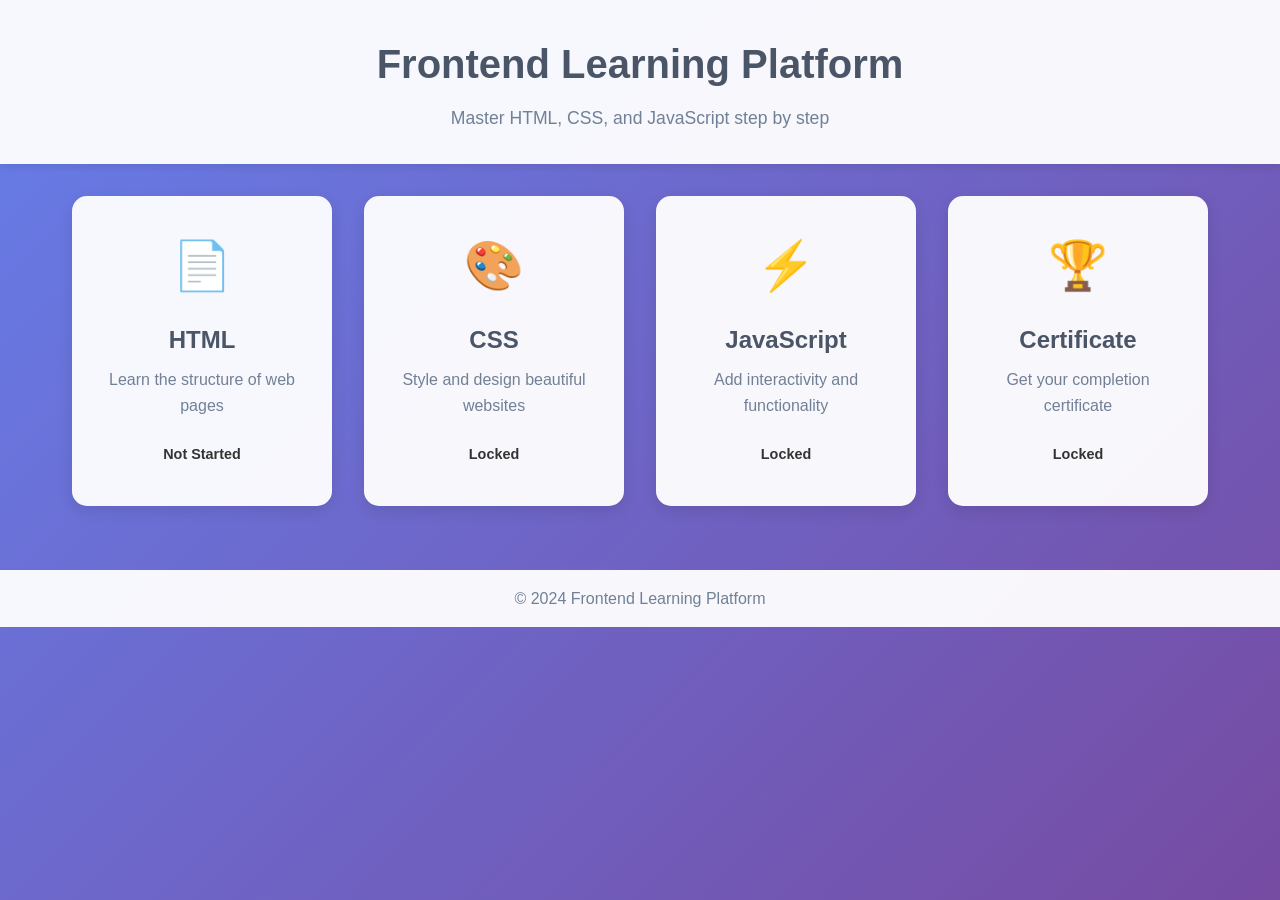
<file: fp.html/index.html>
<!DOCTYPE html>
<html lang="en">
<head>
    <meta charset="UTF-8">
    <meta name="viewport" content="width=device-width, initial-scale=1.0">
    <title>Frontend Learning Platform</title>
    <link rel="stylesheet" href="styles.css">
</head>
<body>
    <header>
        <h1>Frontend Learning Platform</h1>
        <p>Master HTML, CSS, and JavaScript step by step</p>
    </header>

    <main>
        <div class="learning-grid">
            <div class="learning-box" onclick="goToCourse('html')">
                <div class="box-icon">📄</div>
                <h2>HTML</h2>
                <p>Learn the structure of web pages</p>
                <div class="status" id="html-status">Not Started</div>
            </div>

            <div class="learning-box" onclick="goToCourse('css')">
                <div class="box-icon">🎨</div>
                <h2>CSS</h2>
                <p>Style and design beautiful websites</p>
                <div class="status" id="css-status">Locked</div>
            </div>

            <div class="learning-box" onclick="goToCourse('javascript')">
                <div class="box-icon">⚡</div>
                <h2>JavaScript</h2>
                <p>Add interactivity and functionality</p>
                <div class="status" id="javascript-status">Locked</div>
            </div>

            <div class="learning-box" onclick="goToCertificate()">
                <div class="box-icon">🏆</div>
                <h2>Certificate</h2>
                <p>Get your completion certificate</p>
                <div class="status" id="certificate-status">Locked</div>
            </div>
        </div>
    </main>

    <footer>
        <p>© 2024 Frontend Learning Platform</p>
    </footer>

    <script src="script.js"></script>
</body>
</html>
</file>
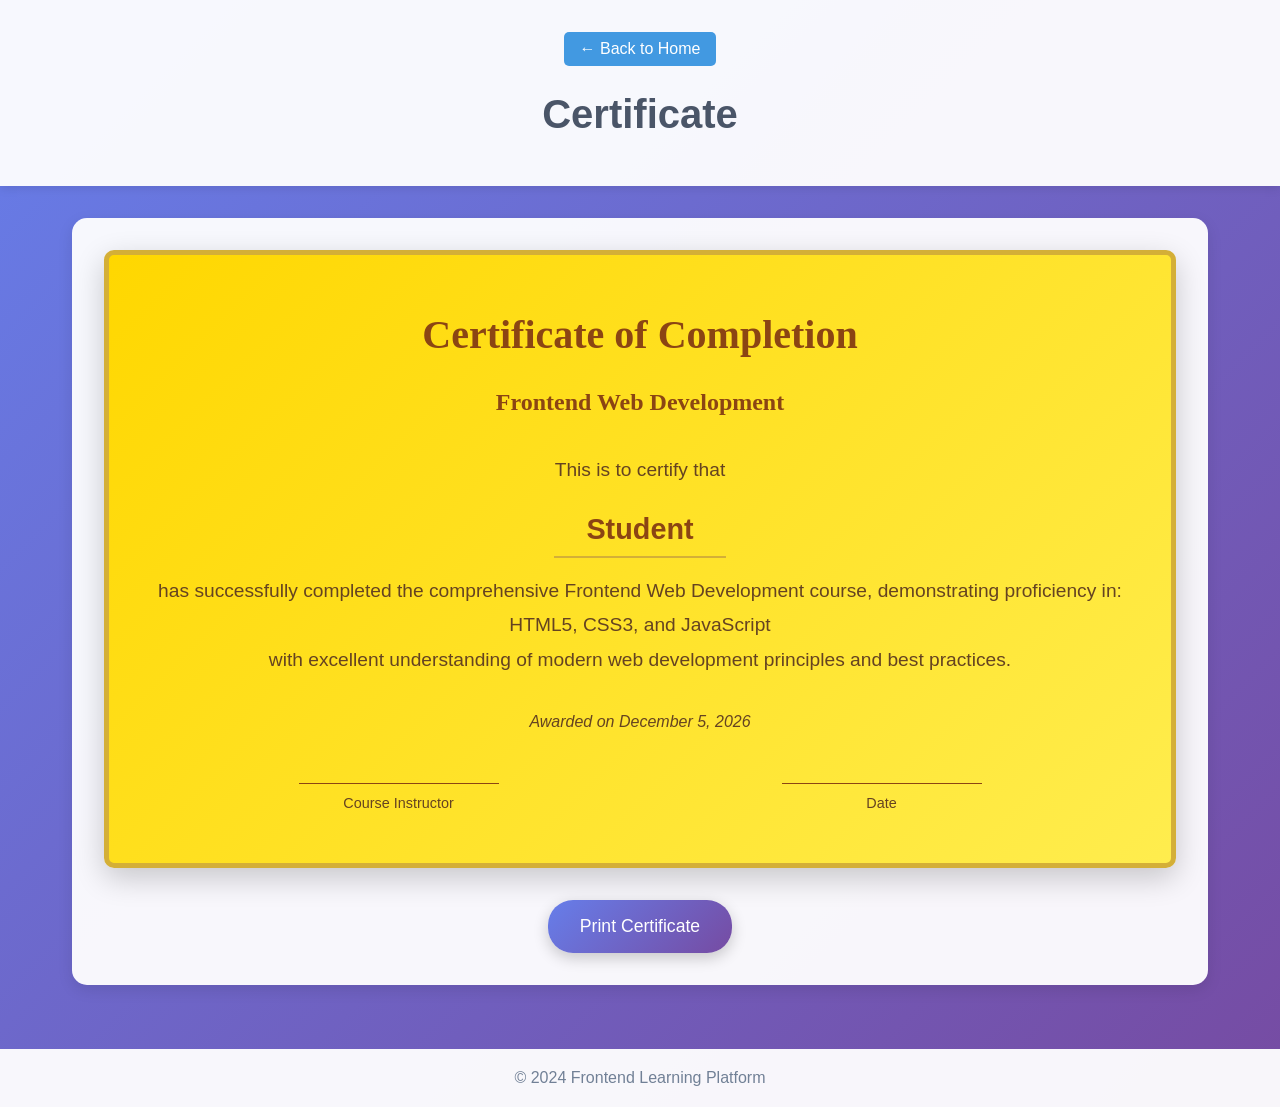
<file: fp.html/certificate.html>
<!DOCTYPE html>
<html lang="en">
<head>
    <meta charset="UTF-8">
    <meta name="viewport" content="width=device-width, initial-scale=1.0">
    <title>Certificate - Frontend Learning Platform</title>
    <link rel="stylesheet" href="styles.css">
</head>
<body>
    <header>
        <nav>
            <button onclick="goHome()">← Back to Home</button>
        </nav>
        <h1>Certificate</h1>
    </header>

    <main>
        <section class="certificate-container">
            <div id="certificate-content">
                <!-- Certificate will be dynamically loaded here -->
            </div>
        </section>
    </main>

    <footer>
        <p>© 2024 Frontend Learning Platform</p>
    </footer>

    <script src="script.js"></script>
</body>
</html>
</file>
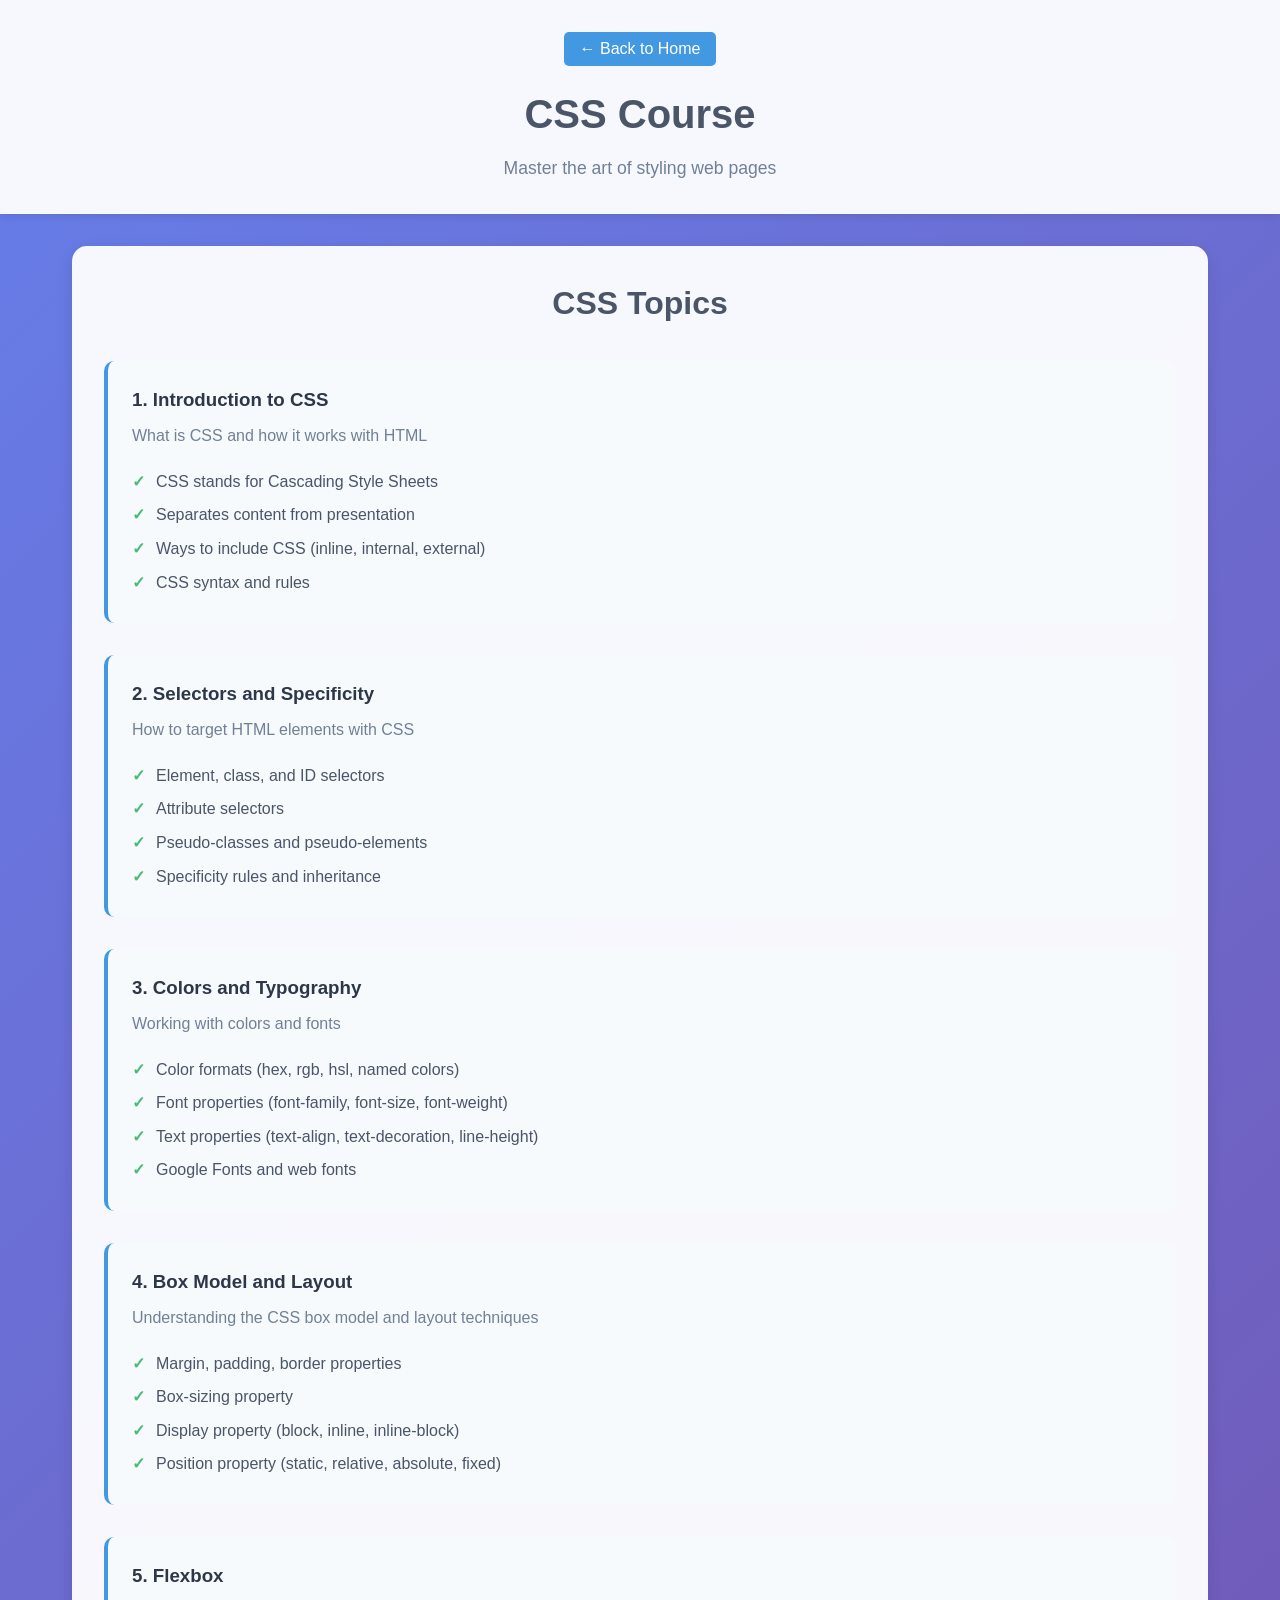
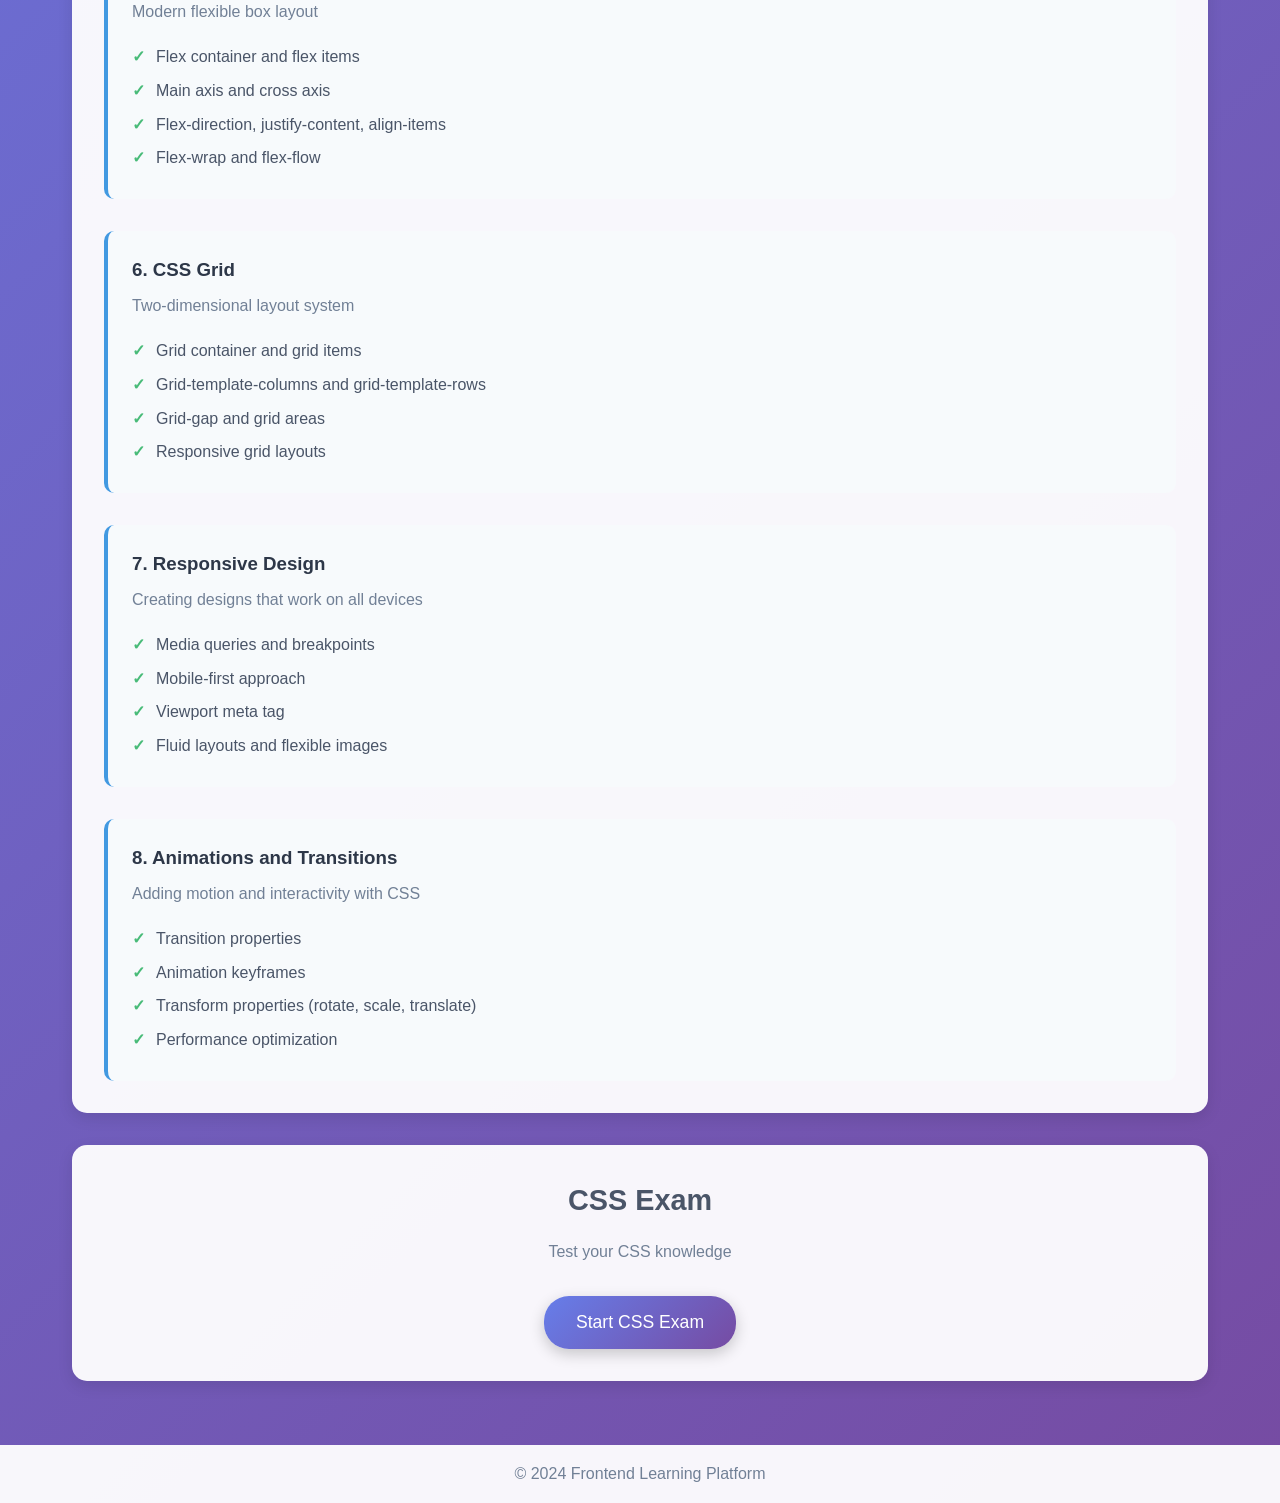
<file: fp.html/css-course.html>
<!DOCTYPE html>
<html lang="en">
<head>
    <meta charset="UTF-8">
    <meta name="viewport" content="width=device-width, initial-scale=1.0">
    <title>CSS Course - Frontend Learning Platform</title>
    <link rel="stylesheet" href="styles.css">
</head>
<body>
    <header>
        <nav>
            <button onclick="goHome()">← Back to Home</button>
        </nav>
        <h1>CSS Course</h1>
        <p>Master the art of styling web pages</p>
    </header>

    <main>
        <section class="course-content">
            <h2>CSS Topics</h2>
            <div class="topics-list">
                <div class="topic">
                    <h3>1. Introduction to CSS</h3>
                    <p>What is CSS and how it works with HTML</p>
                    <ul>
                        <li>CSS stands for Cascading Style Sheets</li>
                        <li>Separates content from presentation</li>
                        <li>Ways to include CSS (inline, internal, external)</li>
                        <li>CSS syntax and rules</li>
                    </ul>
                </div>

                <div class="topic">
                    <h3>2. Selectors and Specificity</h3>
                    <p>How to target HTML elements with CSS</p>
                    <ul>
                        <li>Element, class, and ID selectors</li>
                        <li>Attribute selectors</li>
                        <li>Pseudo-classes and pseudo-elements</li>
                        <li>Specificity rules and inheritance</li>
                    </ul>
                </div>

                <div class="topic">
                    <h3>3. Colors and Typography</h3>
                    <p>Working with colors and fonts</p>
                    <ul>
                        <li>Color formats (hex, rgb, hsl, named colors)</li>
                        <li>Font properties (font-family, font-size, font-weight)</li>
                        <li>Text properties (text-align, text-decoration, line-height)</li>
                        <li>Google Fonts and web fonts</li>
                    </ul>
                </div>

                <div class="topic">
                    <h3>4. Box Model and Layout</h3>
                    <p>Understanding the CSS box model and layout techniques</p>
                    <ul>
                        <li>Margin, padding, border properties</li>
                        <li>Box-sizing property</li>
                        <li>Display property (block, inline, inline-block)</li>
                        <li>Position property (static, relative, absolute, fixed)</li>
                    </ul>
                </div>

                <div class="topic">
                    <h3>5. Flexbox</h3>
                    <p>Modern flexible box layout</p>
                    <ul>
                        <li>Flex container and flex items</li>
                        <li>Main axis and cross axis</li>
                        <li>Flex-direction, justify-content, align-items</li>
                        <li>Flex-wrap and flex-flow</li>
                    </ul>
                </div>

                <div class="topic">
                    <h3>6. CSS Grid</h3>
                    <p>Two-dimensional layout system</p>
                    <ul>
                        <li>Grid container and grid items</li>
                        <li>Grid-template-columns and grid-template-rows</li>
                        <li>Grid-gap and grid areas</li>
                        <li>Responsive grid layouts</li>
                    </ul>
                </div>

                <div class="topic">
                    <h3>7. Responsive Design</h3>
                    <p>Creating designs that work on all devices</p>
                    <ul>
                        <li>Media queries and breakpoints</li>
                        <li>Mobile-first approach</li>
                        <li>Viewport meta tag</li>
                        <li>Fluid layouts and flexible images</li>
                    </ul>
                </div>

                <div class="topic">
                    <h3>8. Animations and Transitions</h3>
                    <p>Adding motion and interactivity with CSS</p>
                    <ul>
                        <li>Transition properties</li>
                        <li>Animation keyframes</li>
                        <li>Transform properties (rotate, scale, translate)</li>
                        <li>Performance optimization</li>
                    </ul>
                </div>
            </div>
        </section>

        <section class="exam-section">
            <h2>CSS Exam</h2>
            <p>Test your CSS knowledge</p>
            <button onclick="startExam('css')" class="exam-btn">Start CSS Exam</button>
        </section>
    </main>

    <footer>
        <p>© 2024 Frontend Learning Platform</p>
    </footer>

    <script src="script.js"></script>
</body>
</html>
</file>
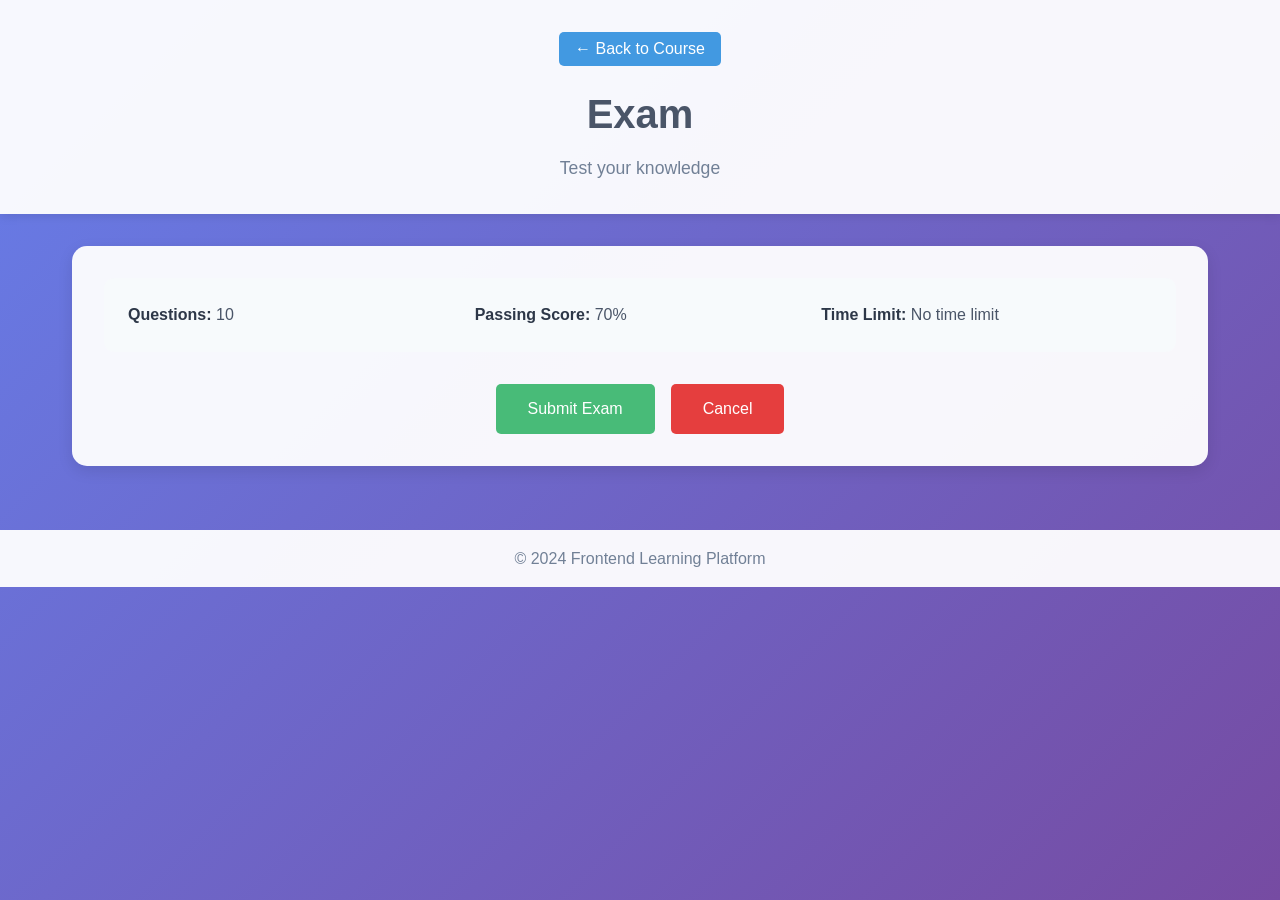
<file: fp.html/exam.html>
<!DOCTYPE html>
<html lang="en">
<head>
    <meta charset="UTF-8">
    <meta name="viewport" content="width=device-width, initial-scale=1.0">
    <title>Exam - Frontend Learning Platform</title>
    <link rel="stylesheet" href="styles.css">
</head>
<body>
    <header>
        <nav>
            <button onclick="goBack()">← Back to Course</button>
        </nav>
        <h1 id="exam-title">Exam</h1>
        <p>Test your knowledge</p>
    </header>

    <main>
        <section class="exam-container">
            <div class="exam-info">
                <p><strong>Questions:</strong> <span id="total-questions">10</span></p>
                <p><strong>Passing Score:</strong> 70%</p>
                <p><strong>Time Limit:</strong> No time limit</p>
            </div>

            <form id="exam-form" onsubmit="submitExam(event)">
                <div id="questions-container">
                    <!-- Questions will be dynamically loaded here -->
                </div>

                <div class="exam-actions">
                    <button type="submit" class="submit-btn">Submit Exam</button>
                    <button type="button" onclick="goBack()" class="cancel-btn">Cancel</button>
                </div>
            </form>
        </section>
    </main>

    <footer>
        <p>© 2024 Frontend Learning Platform</p>
    </footer>

    <script src="script.js"></script>
</body>
</html>
</file>
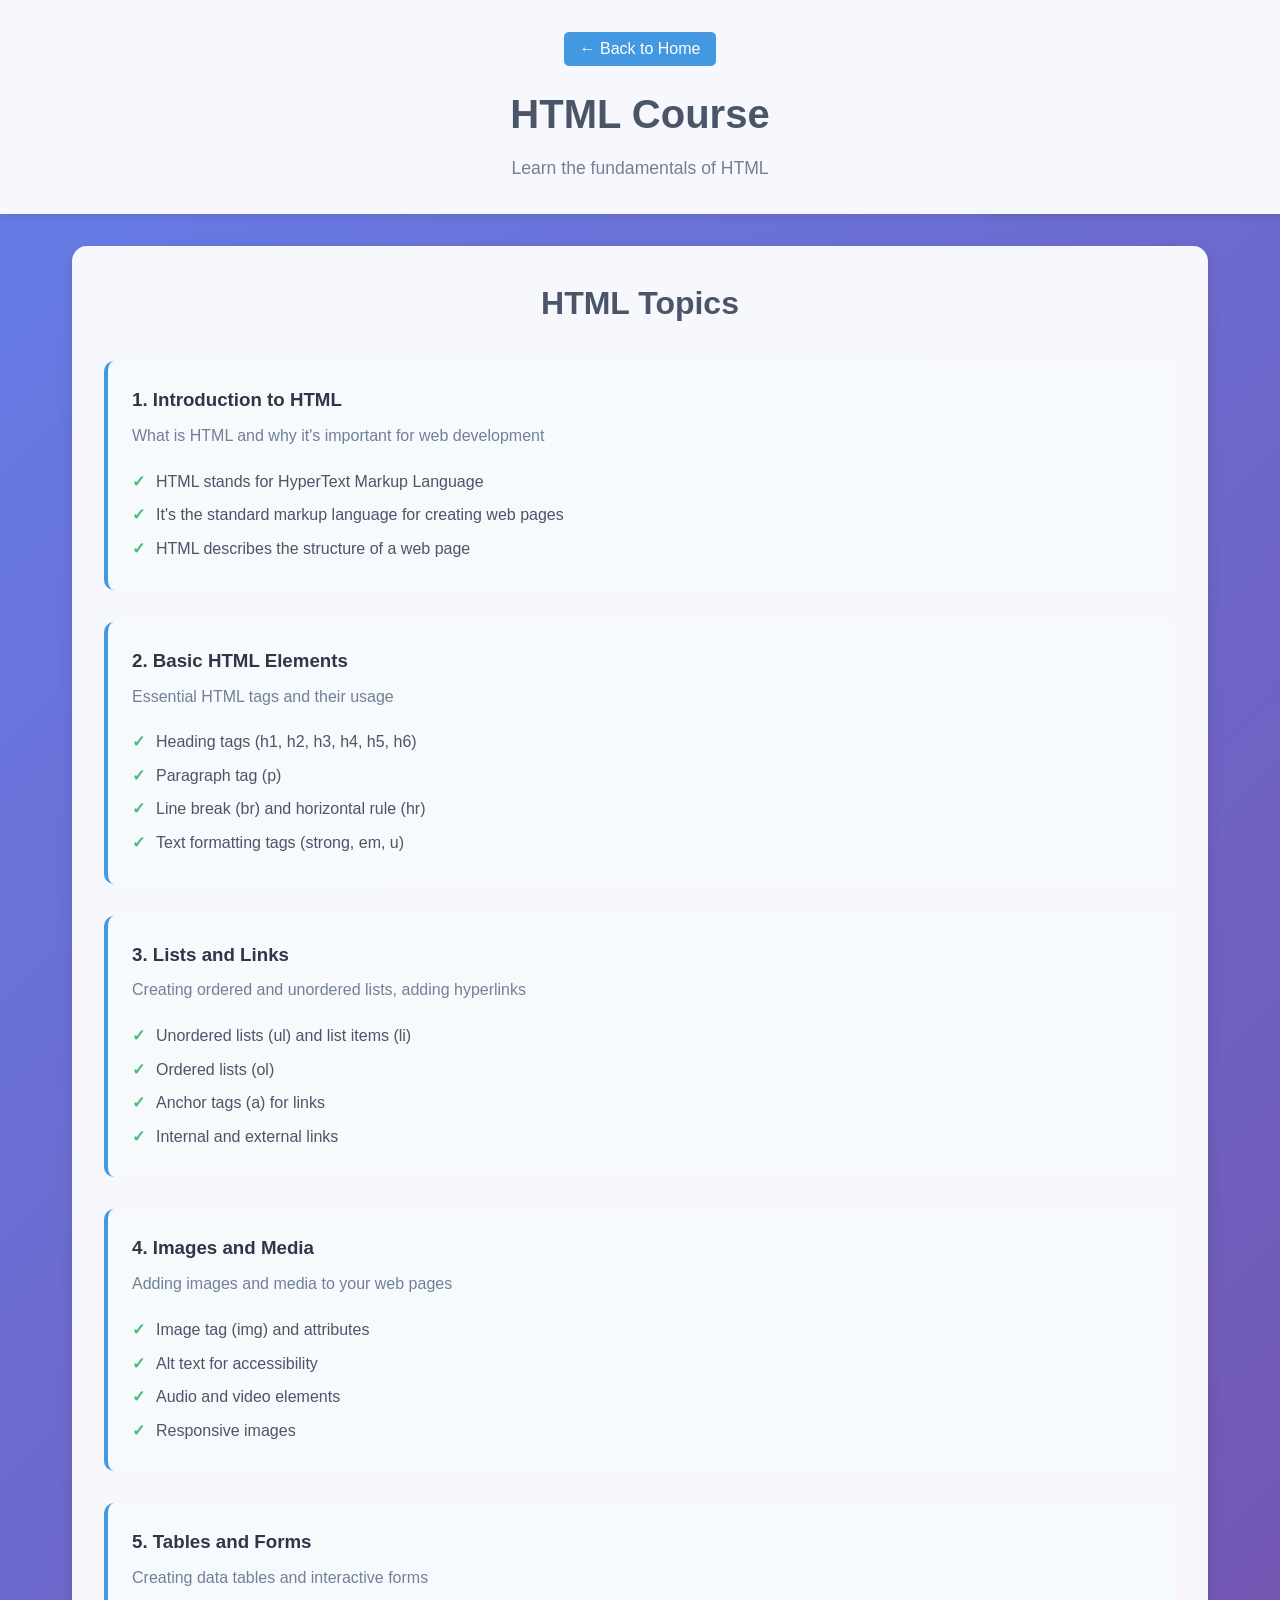
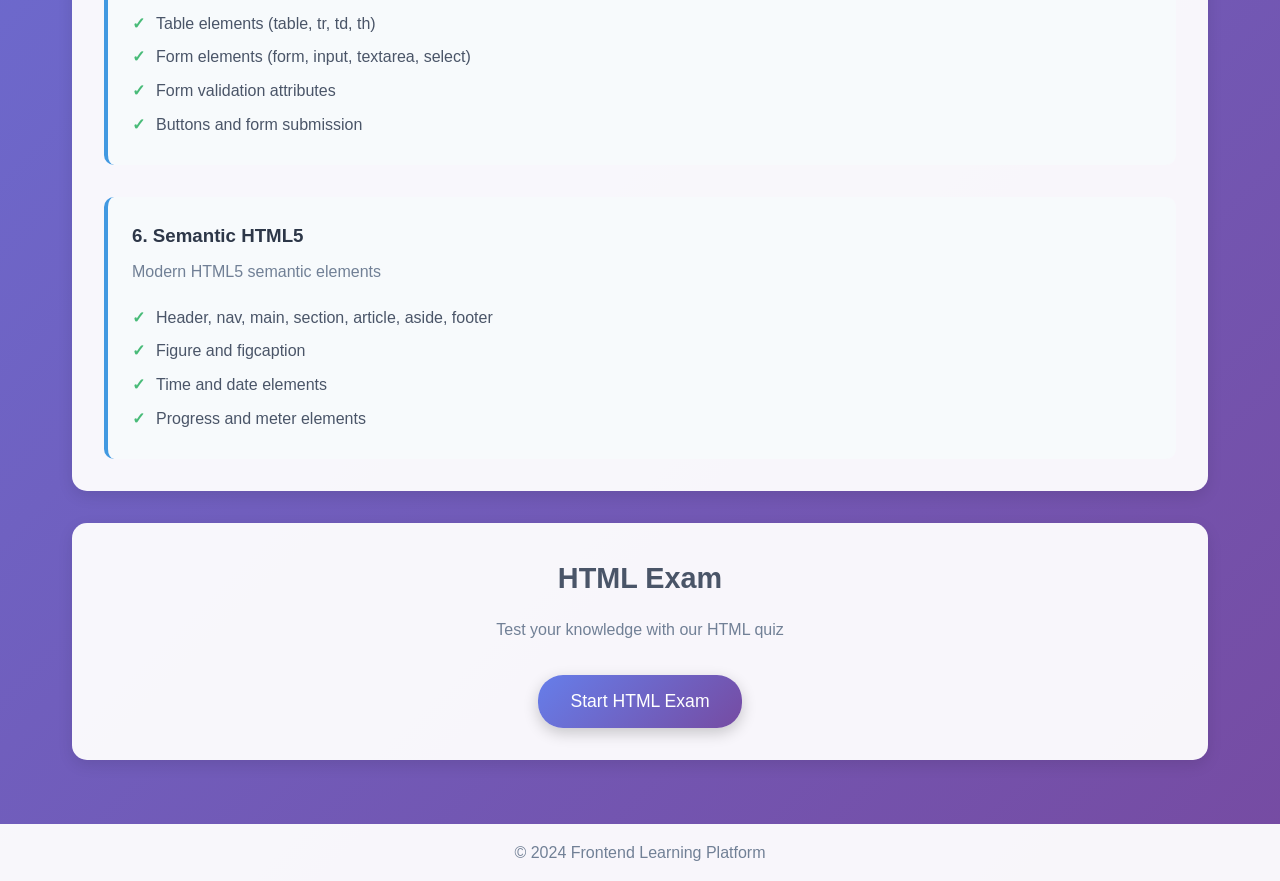
<file: fp.html/html-course.html>
<!DOCTYPE html>
<html lang="en">
<head>
    <meta charset="UTF-8">
    <meta name="viewport" content="width=device-width, initial-scale=1.0">
    <title>HTML Course - Frontend Learning Platform</title>
    <link rel="stylesheet" href="styles.css">
</head>
<body>
    <header>
        <nav>
            <button onclick="goHome()">← Back to Home</button>
        </nav>
        <h1>HTML Course</h1>
        <p>Learn the fundamentals of HTML</p>
    </header>

    <main>
        <section class="course-content">
            <h2>HTML Topics</h2>
            <div class="topics-list">
                <div class="topic">
                    <h3>1. Introduction to HTML</h3>
                    <p>What is HTML and why it's important for web development</p>
                    <ul>
                        <li>HTML stands for HyperText Markup Language</li>
                        <li>It's the standard markup language for creating web pages</li>
                        <li>HTML describes the structure of a web page</li>
                    </ul>
                </div>

                <div class="topic">
                    <h3>2. Basic HTML Elements</h3>
                    <p>Essential HTML tags and their usage</p>
                    <ul>
                        <li>Heading tags (h1, h2, h3, h4, h5, h6)</li>
                        <li>Paragraph tag (p)</li>
                        <li>Line break (br) and horizontal rule (hr)</li>
                        <li>Text formatting tags (strong, em, u)</li>
                    </ul>
                </div>

                <div class="topic">
                    <h3>3. Lists and Links</h3>
                    <p>Creating ordered and unordered lists, adding hyperlinks</p>
                    <ul>
                        <li>Unordered lists (ul) and list items (li)</li>
                        <li>Ordered lists (ol)</li>
                        <li>Anchor tags (a) for links</li>
                        <li>Internal and external links</li>
                    </ul>
                </div>

                <div class="topic">
                    <h3>4. Images and Media</h3>
                    <p>Adding images and media to your web pages</p>
                    <ul>
                        <li>Image tag (img) and attributes</li>
                        <li>Alt text for accessibility</li>
                        <li>Audio and video elements</li>
                        <li>Responsive images</li>
                    </ul>
                </div>

                <div class="topic">
                    <h3>5. Tables and Forms</h3>
                    <p>Creating data tables and interactive forms</p>
                    <ul>
                        <li>Table elements (table, tr, td, th)</li>
                        <li>Form elements (form, input, textarea, select)</li>
                        <li>Form validation attributes</li>
                        <li>Buttons and form submission</li>
                    </ul>
                </div>

                <div class="topic">
                    <h3>6. Semantic HTML5</h3>
                    <p>Modern HTML5 semantic elements</p>
                    <ul>
                        <li>Header, nav, main, section, article, aside, footer</li>
                        <li>Figure and figcaption</li>
                        <li>Time and date elements</li>
                        <li>Progress and meter elements</li>
                    </ul>
                </div>
            </div>
        </section>

        <section class="exam-section">
            <h2>HTML Exam</h2>
            <p>Test your knowledge with our HTML quiz</p>
            <button onclick="startExam('html')" class="exam-btn">Start HTML Exam</button>
        </section>
    </main>

    <footer>
        <p>© 2024 Frontend Learning Platform</p>
    </footer>

    <script src="script.js"></script>
</body>
</html>
</file>
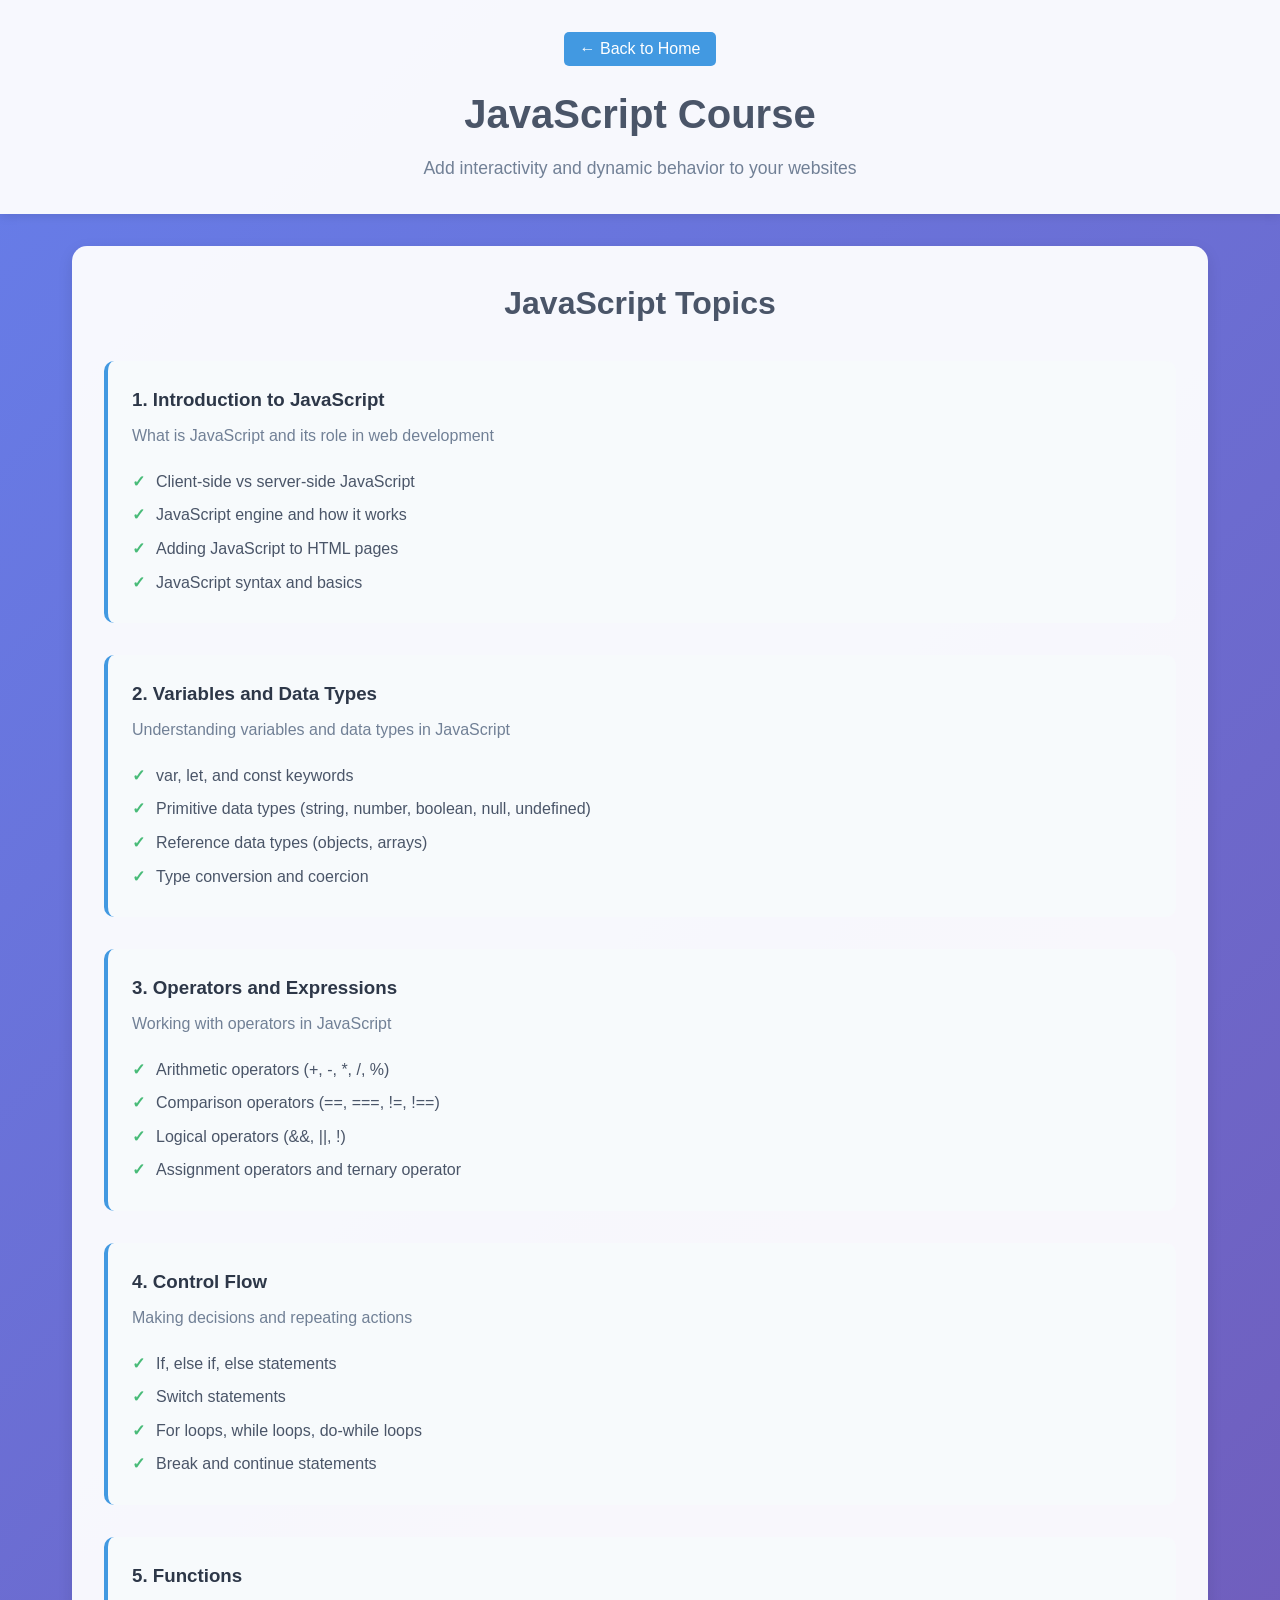
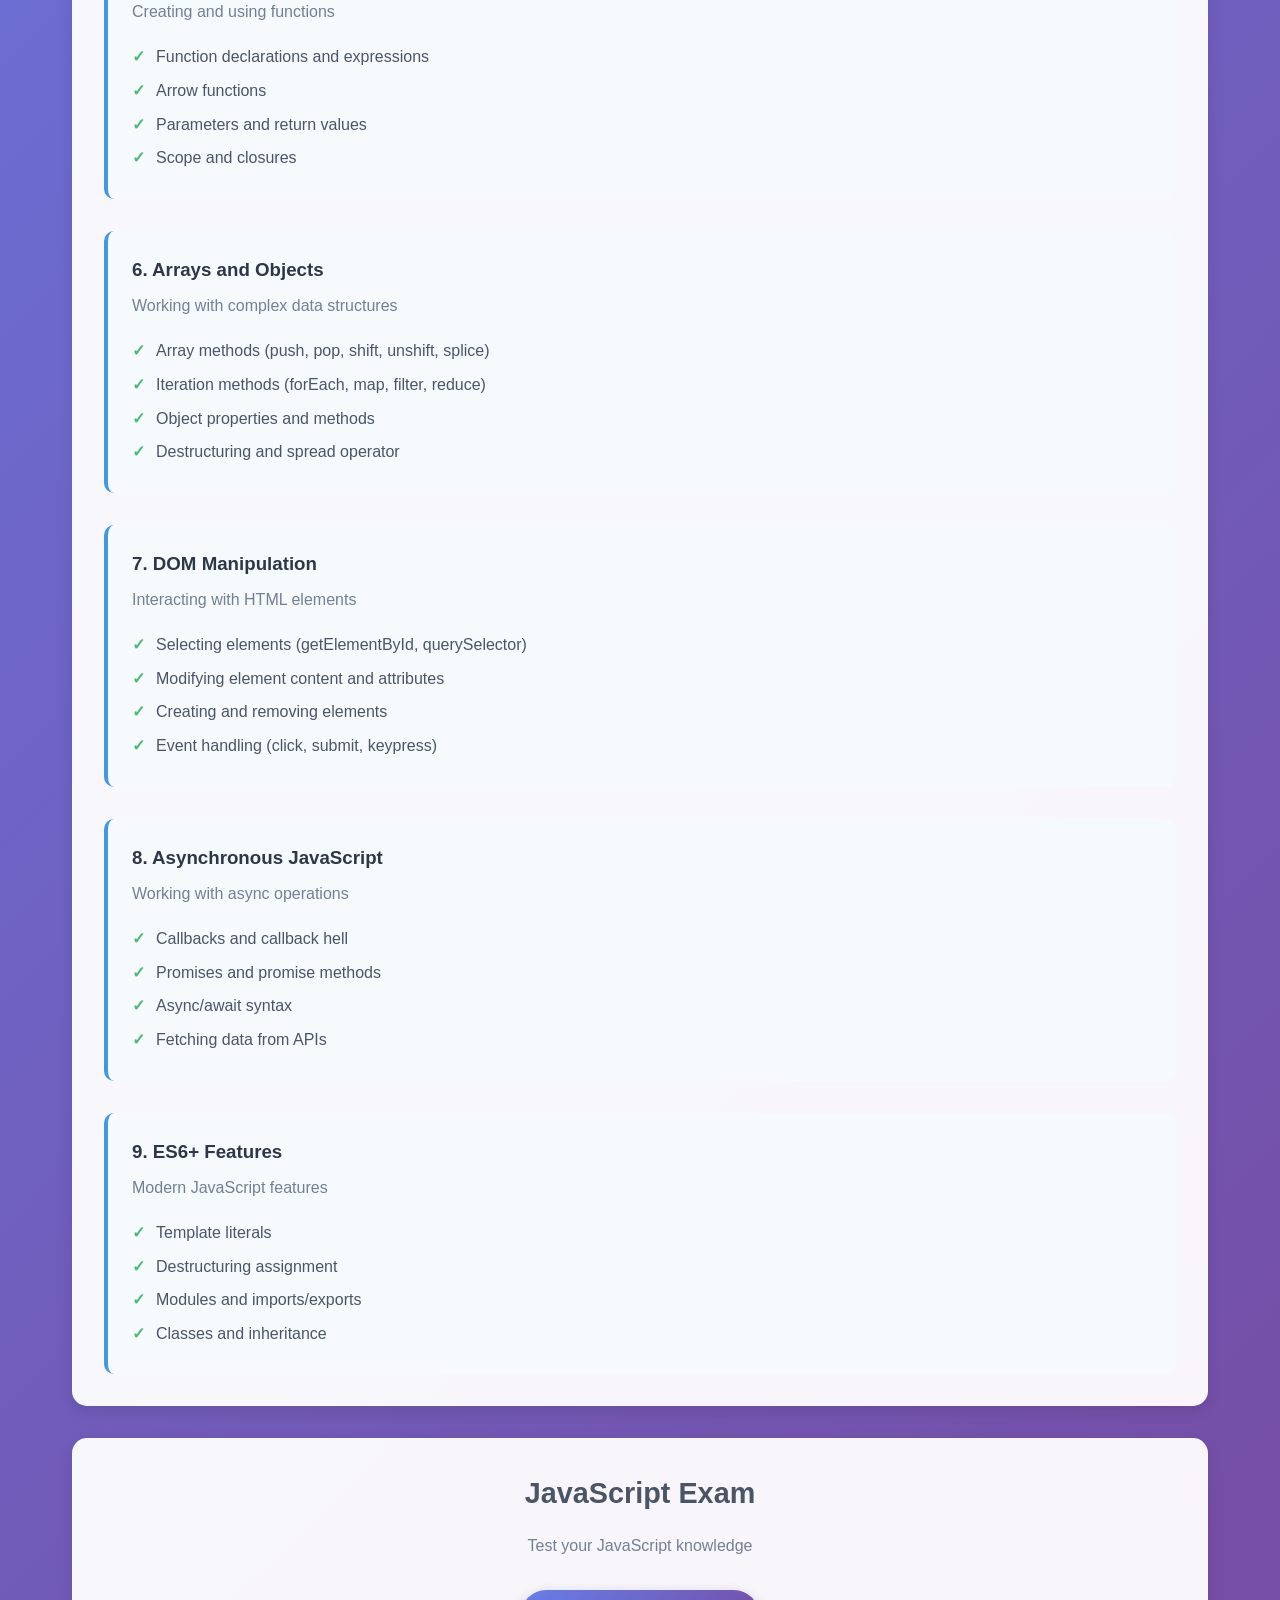
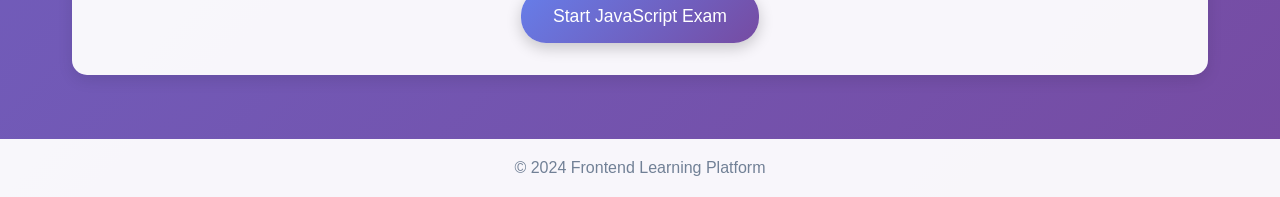
<file: fp.html/javascript-course.html>
<!DOCTYPE html>
<html lang="en">
<head>
    <meta charset="UTF-8">
    <meta name="viewport" content="width=device-width, initial-scale=1.0">
    <title>JavaScript Course - Frontend Learning Platform</title>
    <link rel="stylesheet" href="styles.css">
</head>
<body>
    <header>
        <nav>
            <button onclick="goHome()">← Back to Home</button>
        </nav>
        <h1>JavaScript Course</h1>
        <p>Add interactivity and dynamic behavior to your websites</p>
    </header>

    <main>
        <section class="course-content">
            <h2>JavaScript Topics</h2>
            <div class="topics-list">
                <div class="topic">
                    <h3>1. Introduction to JavaScript</h3>
                    <p>What is JavaScript and its role in web development</p>
                    <ul>
                        <li>Client-side vs server-side JavaScript</li>
                        <li>JavaScript engine and how it works</li>
                        <li>Adding JavaScript to HTML pages</li>
                        <li>JavaScript syntax and basics</li>
                    </ul>
                </div>

                <div class="topic">
                    <h3>2. Variables and Data Types</h3>
                    <p>Understanding variables and data types in JavaScript</p>
                    <ul>
                        <li>var, let, and const keywords</li>
                        <li>Primitive data types (string, number, boolean, null, undefined)</li>
                        <li>Reference data types (objects, arrays)</li>
                        <li>Type conversion and coercion</li>
                    </ul>
                </div>

                <div class="topic">
                    <h3>3. Operators and Expressions</h3>
                    <p>Working with operators in JavaScript</p>
                    <ul>
                        <li>Arithmetic operators (+, -, *, /, %)</li>
                        <li>Comparison operators (==, ===, !=, !==)</li>
                        <li>Logical operators (&&, ||, !)</li>
                        <li>Assignment operators and ternary operator</li>
                    </ul>
                </div>

                <div class="topic">
                    <h3>4. Control Flow</h3>
                    <p>Making decisions and repeating actions</p>
                    <ul>
                        <li>If, else if, else statements</li>
                        <li>Switch statements</li>
                        <li>For loops, while loops, do-while loops</li>
                        <li>Break and continue statements</li>
                    </ul>
                </div>

                <div class="topic">
                    <h3>5. Functions</h3>
                    <p>Creating and using functions</p>
                    <ul>
                        <li>Function declarations and expressions</li>
                        <li>Arrow functions</li>
                        <li>Parameters and return values</li>
                        <li>Scope and closures</li>
                    </ul>
                </div>

                <div class="topic">
                    <h3>6. Arrays and Objects</h3>
                    <p>Working with complex data structures</p>
                    <ul>
                        <li>Array methods (push, pop, shift, unshift, splice)</li>
                        <li>Iteration methods (forEach, map, filter, reduce)</li>
                        <li>Object properties and methods</li>
                        <li>Destructuring and spread operator</li>
                    </ul>
                </div>

                <div class="topic">
                    <h3>7. DOM Manipulation</h3>
                    <p>Interacting with HTML elements</p>
                    <ul>
                        <li>Selecting elements (getElementById, querySelector)</li>
                        <li>Modifying element content and attributes</li>
                        <li>Creating and removing elements</li>
                        <li>Event handling (click, submit, keypress)</li>
                    </ul>
                </div>

                <div class="topic">
                    <h3>8. Asynchronous JavaScript</h3>
                    <p>Working with async operations</p>
                    <ul>
                        <li>Callbacks and callback hell</li>
                        <li>Promises and promise methods</li>
                        <li>Async/await syntax</li>
                        <li>Fetching data from APIs</li>
                    </ul>
                </div>

                <div class="topic">
                    <h3>9. ES6+ Features</h3>
                    <p>Modern JavaScript features</p>
                    <ul>
                        <li>Template literals</li>
                        <li>Destructuring assignment</li>
                        <li>Modules and imports/exports</li>
                        <li>Classes and inheritance</li>
                    </ul>
                </div>
            </div>
        </section>

        <section class="exam-section">
            <h2>JavaScript Exam</h2>
            <p>Test your JavaScript knowledge</p>
            <button onclick="startExam('javascript')" class="exam-btn">Start JavaScript Exam</button>
        </section>
    </main>

    <footer>
        <p>© 2024 Frontend Learning Platform</p>
    </footer>

    <script src="script.js"></script>
</body>
</html>
</file>
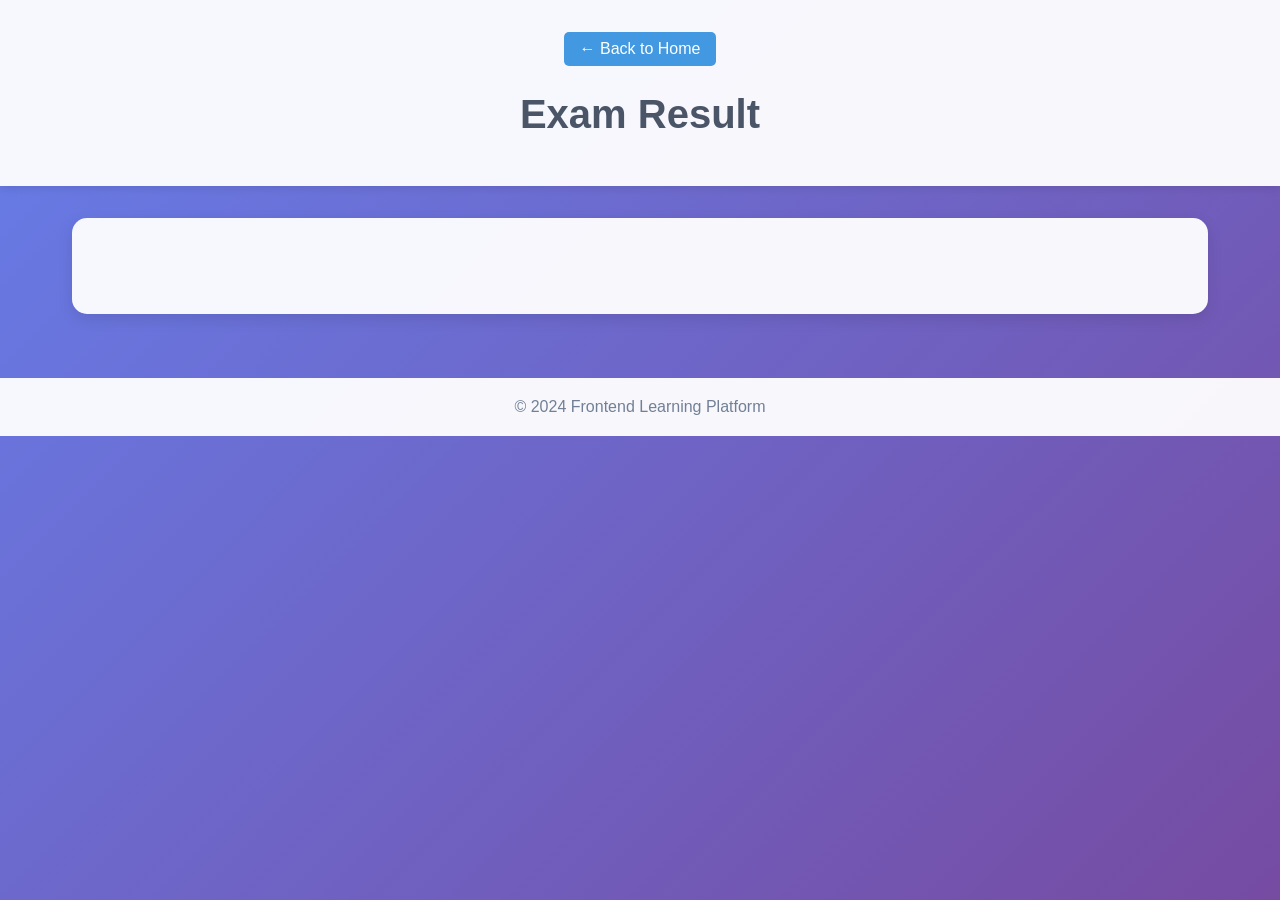
<file: fp.html/result.html>
<!DOCTYPE html>
<html lang="en">
<head>
    <meta charset="UTF-8">
    <meta name="viewport" content="width=device-width, initial-scale=1.0">
    <title>Exam Result - Frontend Learning Platform</title>
    <link rel="stylesheet" href="styles.css">
</head>
<body>
    <header>
        <nav>
            <button onclick="goHome()">← Back to Home</button>
        </nav>
        <h1>Exam Result</h1>
    </header>

    <main>
        <section class="result-container">
            <div id="result-content">
                <!-- Result will be dynamically loaded here -->
            </div>

            <div class="result-actions" id="result-actions">
                <!-- Actions will be dynamically loaded here -->
            </div>
        </section>
    </main>

    <footer>
        <p>© 2024 Frontend Learning Platform</p>
    </footer>

    <script src="script.js"></script>
</body>
</html>
</file>
<file: fp.html/styles.css>
/* Global Styles */
* {
    margin: 0;
    padding: 0;
    box-sizing: border-box;
}

body {
    font-family: 'Segoe UI', Tahoma, Geneva, Verdana, sans-serif;
    line-height: 1.6;
    color: #333;
    background: linear-gradient(135deg, #667eea 0%, #764ba2 100%);
    min-height: 100vh;
}

/* Header */
header {
    background: rgba(255, 255, 255, 0.95);
    padding: 2rem;
    text-align: center;
    box-shadow: 0 2px 10px rgba(0, 0, 0, 0.1);
    margin-bottom: 2rem;
}

header h1 {
    color: #4a5568;
    font-size: 2.5rem;
    margin-bottom: 0.5rem;
}

header p {
    color: #718096;
    font-size: 1.1rem;
}

header nav {
    margin-bottom: 1rem;
}

header nav button {
    background: #4299e1;
    color: white;
    border: none;
    padding: 0.5rem 1rem;
    border-radius: 5px;
    cursor: pointer;
    font-size: 1rem;
    transition: background 0.3s ease;
}

header nav button:hover {
    background: #3182ce;
}

/* Main Content */
main {
    max-width: 1200px;
    margin: 0 auto;
    padding: 0 2rem 2rem;
}

/* Learning Grid */
.learning-grid {
    display: grid;
    grid-template-columns: repeat(auto-fit, minmax(250px, 1fr));
    gap: 2rem;
    margin-top: 2rem;
}

.learning-box {
    background: rgba(255, 255, 255, 0.95);
    padding: 2rem;
    border-radius: 15px;
    text-align: center;
    cursor: pointer;
    transition: transform 0.3s ease, box-shadow 0.3s ease;
    box-shadow: 0 5px 15px rgba(0, 0, 0, 0.1);
}

.learning-box:hover {
    transform: translateY(-5px);
    box-shadow: 0 10px 25px rgba(0, 0, 0, 0.2);
}

.box-icon {
    font-size: 3rem;
    margin-bottom: 1rem;
}

.learning-box h2 {
    color: #4a5568;
    margin-bottom: 0.5rem;
    font-size: 1.5rem;
}

.learning-box p {
    color: #718096;
    margin-bottom: 1rem;
}

.status {
    padding: 0.5rem 1rem;
    border-radius: 20px;
    font-size: 0.9rem;
    font-weight: bold;
}

.status.completed {
    background: #48bb78;
    color: white;
}

.status.in-progress {
    background: #ed8936;
    color: white;
}

.status.locked {
    background: #cbd5e0;
    color: #4a5568;
}

.status.not-started {
    background: #e2e8f0;
    color: #4a5568;
}

/* Course Content */
.course-content {
    background: rgba(255, 255, 255, 0.95);
    padding: 2rem;
    border-radius: 15px;
    margin-bottom: 2rem;
    box-shadow: 0 5px 15px rgba(0, 0, 0, 0.1);
}

.course-content h2 {
    color: #4a5568;
    margin-bottom: 2rem;
    font-size: 2rem;
    text-align: center;
}

.topics-list {
    display: grid;
    gap: 2rem;
}

.topic {
    background: #f7fafc;
    padding: 1.5rem;
    border-radius: 10px;
    border-left: 4px solid #4299e1;
}

.topic h3 {
    color: #2d3748;
    margin-bottom: 0.5rem;
}

.topic p {
    color: #718096;
    margin-bottom: 1rem;
}

.topic ul {
    list-style: none;
    padding-left: 0;
}

.topic li {
    color: #4a5568;
    padding: 0.25rem 0;
    padding-left: 1.5rem;
    position: relative;
}

.topic li:before {
    content: "✓";
    position: absolute;
    left: 0;
    color: #48bb78;
    font-weight: bold;
}

/* Exam Section */
.exam-section {
    background: rgba(255, 255, 255, 0.95);
    padding: 2rem;
    border-radius: 15px;
    text-align: center;
    box-shadow: 0 5px 15px rgba(0, 0, 0, 0.1);
}

.exam-section h2 {
    color: #4a5568;
    margin-bottom: 1rem;
    font-size: 1.8rem;
}

.exam-section p {
    color: #718096;
    margin-bottom: 2rem;
}

.exam-btn {
    background: linear-gradient(135deg, #667eea 0%, #764ba2 100%);
    color: white;
    border: none;
    padding: 1rem 2rem;
    border-radius: 25px;
    font-size: 1.1rem;
    cursor: pointer;
    transition: transform 0.3s ease, box-shadow 0.3s ease;
    box-shadow: 0 5px 15px rgba(0, 0, 0, 0.2);
}

.exam-btn:hover {
    transform: translateY(-2px);
    box-shadow: 0 8px 20px rgba(0, 0, 0, 0.3);
}

/* Exam Container */
.exam-container {
    background: rgba(255, 255, 255, 0.95);
    padding: 2rem;
    border-radius: 15px;
    box-shadow: 0 5px 15px rgba(0, 0, 0, 0.1);
}

.exam-info {
    background: #f7fafc;
    padding: 1.5rem;
    border-radius: 10px;
    margin-bottom: 2rem;
    display: grid;
    grid-template-columns: repeat(auto-fit, minmax(200px, 1fr));
    gap: 1rem;
}

.exam-info p {
    color: #4a5568;
}

.exam-info strong {
    color: #2d3748;
}

.question {
    background: #f7fafc;
    padding: 1.5rem;
    border-radius: 10px;
    margin-bottom: 1.5rem;
}

.question h3 {
    color: #2d3748;
    margin-bottom: 1rem;
}

.question-options {
    display: flex;
    flex-direction: column;
    gap: 0.5rem;
}

.question-options label {
    display: flex;
    align-items: center;
    gap: 10px;
}

.question-options label:hover {
    background: #edf2f7;
}

.question-options input[type="radio"] {
    margin-right: 0.75rem;
}

.exam-actions {
    display: flex;
    gap: 1rem;
    justify-content: center;
    margin-top: 2rem;
}

.submit-btn {
    background: #48bb78;
    color: white;
    border: none;
    padding: 1rem 2rem;
    border-radius: 5px;
    cursor: pointer;
    font-size: 1rem;
    transition: background 0.3s ease;
}

.submit-btn:hover {
    background: #38a169;
}

.cancel-btn {
    background: #e53e3e;
    color: white;
    border: none;
    padding: 1rem 2rem;
    border-radius: 5px;
    cursor: pointer;
    font-size: 1rem;
    transition: background 0.3s ease;
}

.cancel-btn:hover {
    background: #c53030;
}

/* Result Container */
.result-container {
    background: rgba(255, 255, 255, 0.95);
    padding: 2rem;
    border-radius: 15px;
    text-align: center;
    box-shadow: 0 5px 15px rgba(0, 0, 0, 0.1);
}

.pass {
    color: #48bb78;
}

.fail {
    color: #e53e3e;
}

.score-display {
    font-size: 3rem;
    font-weight: bold;
    margin: 1rem 0;
}

.result-actions {
    margin-top: 2rem;
    display: flex;
    gap: 1rem;
    justify-content: center;
    flex-wrap: wrap;
}

.result-actions button {
    background: #4299e1;
    color: white;
    border: none;
    padding: 1rem 2rem;
    border-radius: 5px;
    cursor: pointer;
    font-size: 1rem;
    transition: background 0.3s ease;
}

.result-actions button:hover {
    background: #3182ce;
}

/* Certificate Container */
.certificate-container {
    background: rgba(255, 255, 255, 0.95);
    padding: 2rem;
    border-radius: 15px;
    box-shadow: 0 5px 15px rgba(0, 0, 0, 0.1);
}

.certificate {
    background: linear-gradient(135deg, #ffd700 0%, #ffed4e 100%);
    padding: 3rem;
    border-radius: 10px;
    text-align: center;
    border: 5px solid #d4af37;
    box-shadow: 0 10px 30px rgba(0, 0, 0, 0.2);
}

.certificate h2 {
    color: #8b4513;
    font-size: 2.5rem;
    margin-bottom: 1rem;
    font-family: 'Georgia', serif;
}

.certificate h3 {
    color: #8b4513;
    font-size: 1.5rem;
    margin-bottom: 2rem;
    font-family: 'Georgia', serif;
}

.certificate-content {
    color: #654321;
    font-size: 1.2rem;
    margin-bottom: 2rem;
    line-height: 1.8;
}

.certificate-name {
    font-size: 1.8rem;
    font-weight: bold;
    color: #8b4513;
    margin: 1rem 0;
    border-bottom: 2px solid #d4af37;
    display: inline-block;
    padding: 0 2rem;
}

.certificate-date {
    color: #654321;
    font-style: italic;
    margin-top: 2rem;
}

.certificate-signature {
    margin-top: 3rem;
    display: flex;
    justify-content: space-around;
}

.signature {
    text-align: center;
}

.signature-line {
    border-bottom: 1px solid #8b4513;
    width: 200px;
    margin: 0 auto 0.5rem;
}

.signature-text {
    color: #654321;
    font-size: 0.9rem;
}

/* Footer */
footer {
    background: rgba(255, 255, 255, 0.95);
    text-align: center;
    padding: 1rem;
    margin-top: 2rem;
    color: #718096;
}

/* Responsive Design */
@media (max-width: 768px) {
    header h1 {
        font-size: 2rem;
    }
    
    .learning-grid {
        grid-template-columns: 1fr;
    }
    
    .exam-info {
        grid-template-columns: 1fr;
    }
    
    .result-actions {
        flex-direction: column;
        align-items: center;
    }
    
    .certificate {
        padding: 2rem;
    }
    
    .certificate h2 {
        font-size: 2rem;
    }
    
    .certificate-signature {
        flex-direction: column;
        gap: 2rem;
    }
}

@media (max-width: 480px) {
    main {
        padding: 0 1rem 1rem;
    }
    
    .course-content,
    .exam-section,
    .exam-container,
    .result-container,
    .certificate-container {
        padding: 1rem;
    }
    
    .learning-box {
        padding: 1.5rem;
    }
    
    .certificate {
        padding: 1rem;
    }
}
/* Fix radio button text glitch */
.question-options label {
    display: flex;
    align-items: center;
    gap: 10px; /* spacing between radio and text */
}

.question-options label span {
    flex: 1;
    color: #2d3748; /* same theme, no color change feel */
}
</file>
